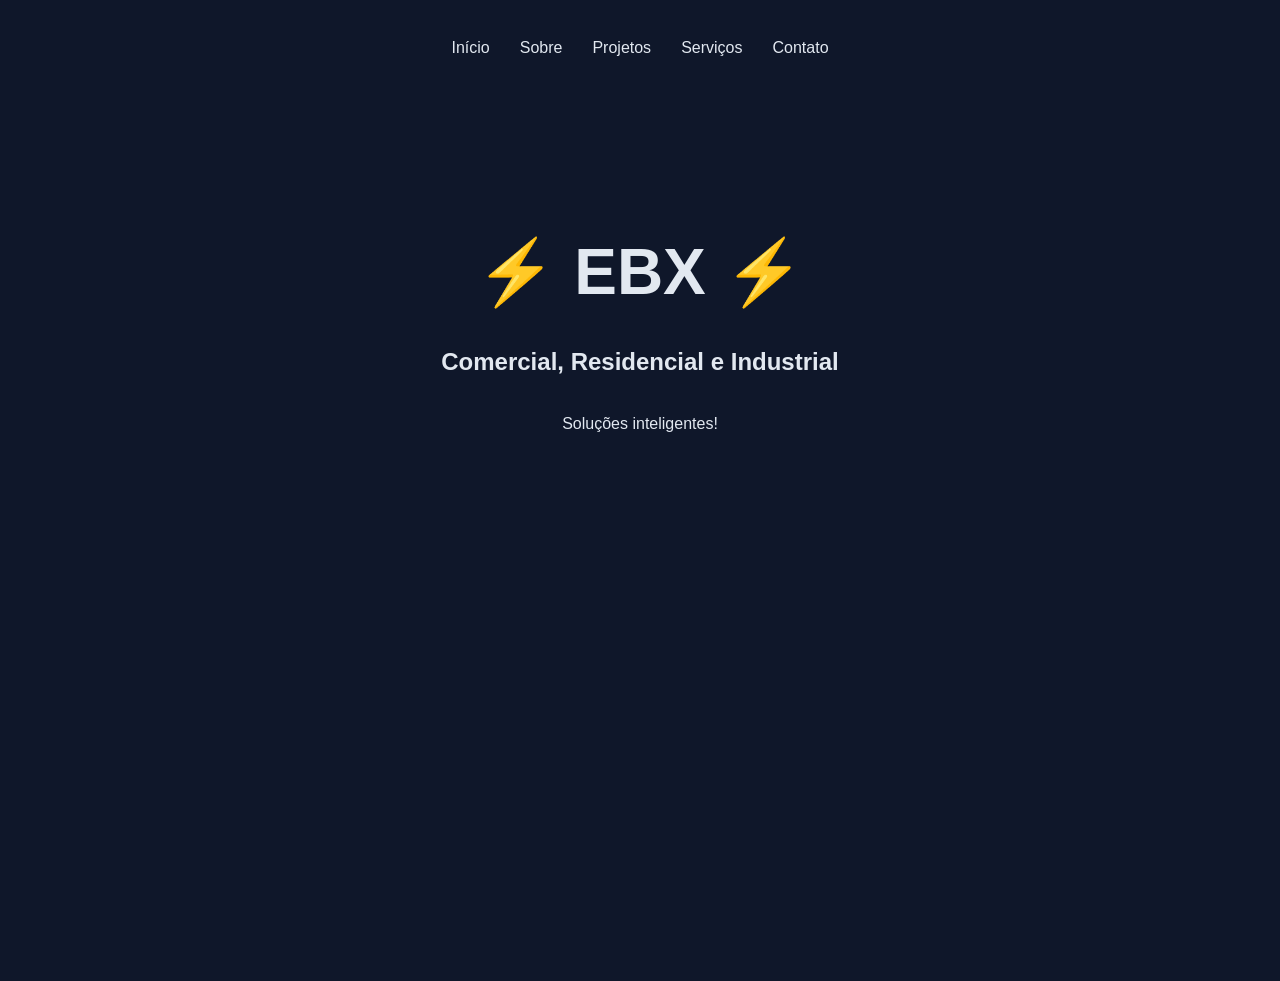
<file: index.html>
<!DOCTYPE html>
<html lang="pt-BR">
<head>
  <meta charset="UTF-8">
  <meta name="viewport" content="width=device-width, initial-scale=1.0">
  <link rel="stylesheet" href="style.css">
  <title>EBX</title>
</head>

<body>

<header>
  <nav>
    <h2></h2>

    <ul class="nav-links">
      <li><a href="index.html">Início</a></li>
      <li><a href="sobre.html">Sobre</a></li>
      <li><a href="projetos.html">Projetos</a></li>
      <li><a href="servicos.html">Serviços</a></li>
      <li><a href="contato.html">Contato</a></li>
    </ul>
  </nav>
</header>

<section class="pagina-interna">

  <h1>⚡ EBX ⚡</h1>
  <h2>Comercial, Residencial e Industrial</h2>

  <p>
    Soluções inteligentes!
  </p>

</section>

</body>
</html>
</file>
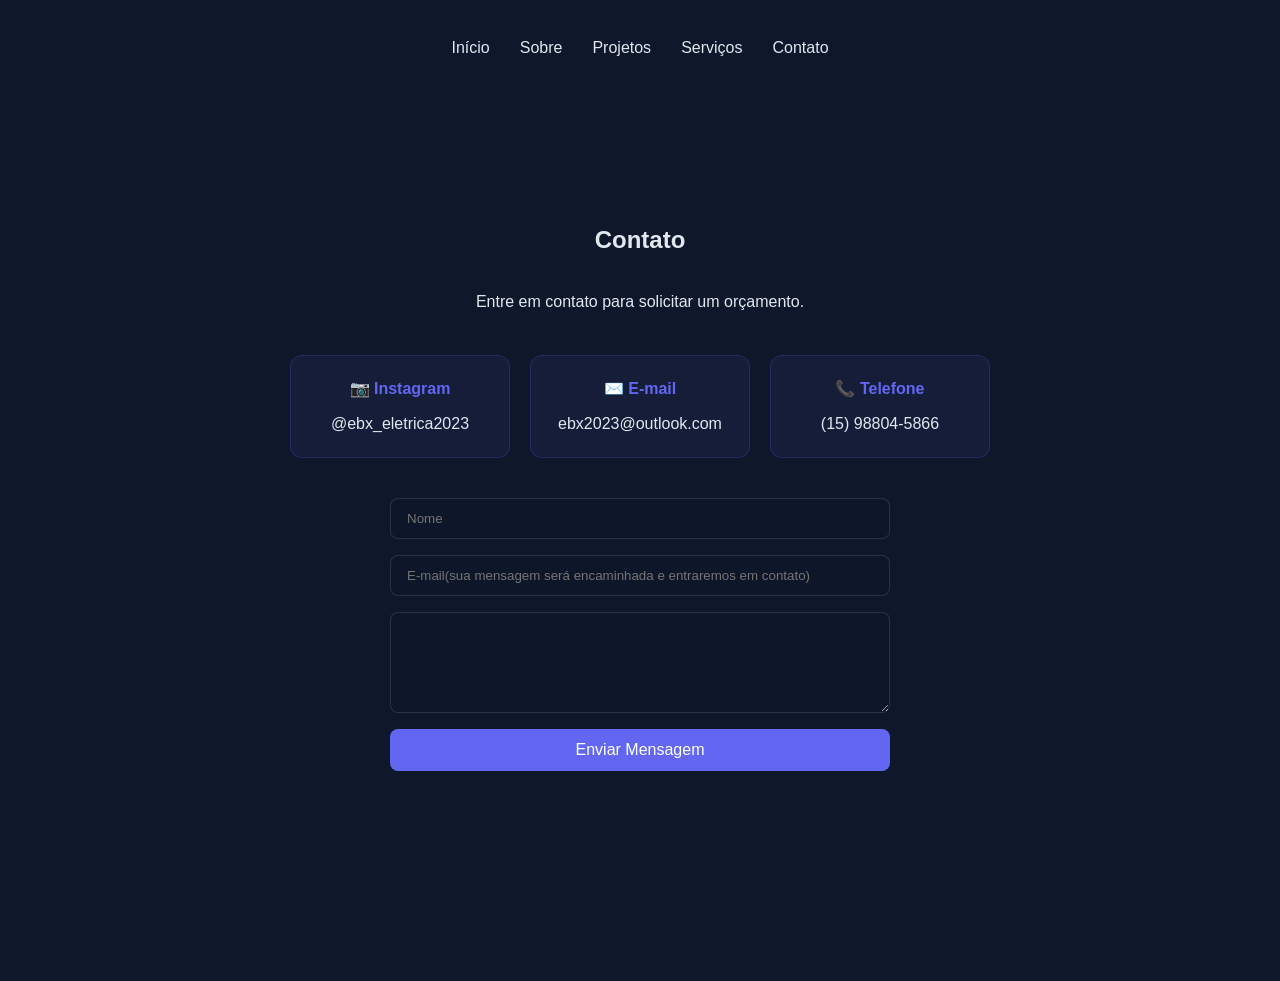
<file: contato.html>
<!DOCTYPE html>
<html lang="pt-BR">
<head>
  <meta charset="UTF-8">
  <meta name="viewport" content="width=device-width, initial-scale=1.0">
  <link rel="stylesheet" href="style.css">
  <title>Contato - EBX</title>
</head>

<body>

<header>
  <nav>
    <h2></h2>

    <ul class="nav-links">
      <li><a href="index.html">Início</a></li>
      <li><a href="sobre.html">Sobre</a></li>
      <li><a href="projetos.html">Projetos</a></li>
      <li><a href="servicos.html">Serviços</a></li>
      <li><a href="contato.html">Contato</a></li>
    </ul>
  </nav>
</header>

<section class="pagina-interna">

  <h2>Contato</h2>

  <p>Entre em contato para solicitar um orçamento.</p>

  <div class="info-contato">

    <div class="info-item">
      <strong>📷 Instagram</strong>
      <p>@ebx_eletrica2023</p>
    </div>

    <div class="info-item">
      <strong>✉️ E-mail</strong>
      <p>ebx2023@outlook.com</p>
    </div>

    <div class="info-item">
      <strong>📞 Telefone</strong>
      <p>(15) 98804-5866</p>
    </div>

  </div>

  <form class="form-contato">

    <input
      type="text"
      placeholder="Nome"
      required>

    <input
      type="email"
      placeholder="E-mail(sua mensagem será encaminhada e entraremos em contato)"
      required>

    <textarea
      rows="5"
      placeholder="Fique à vontade! (Orçamentos, sugestões, críticas, etc...)"
      required>
    </textarea>

    <button type="submit">
      Enviar Mensagem
    </button>

  </form>

</section>

</body>
</html>
</file>
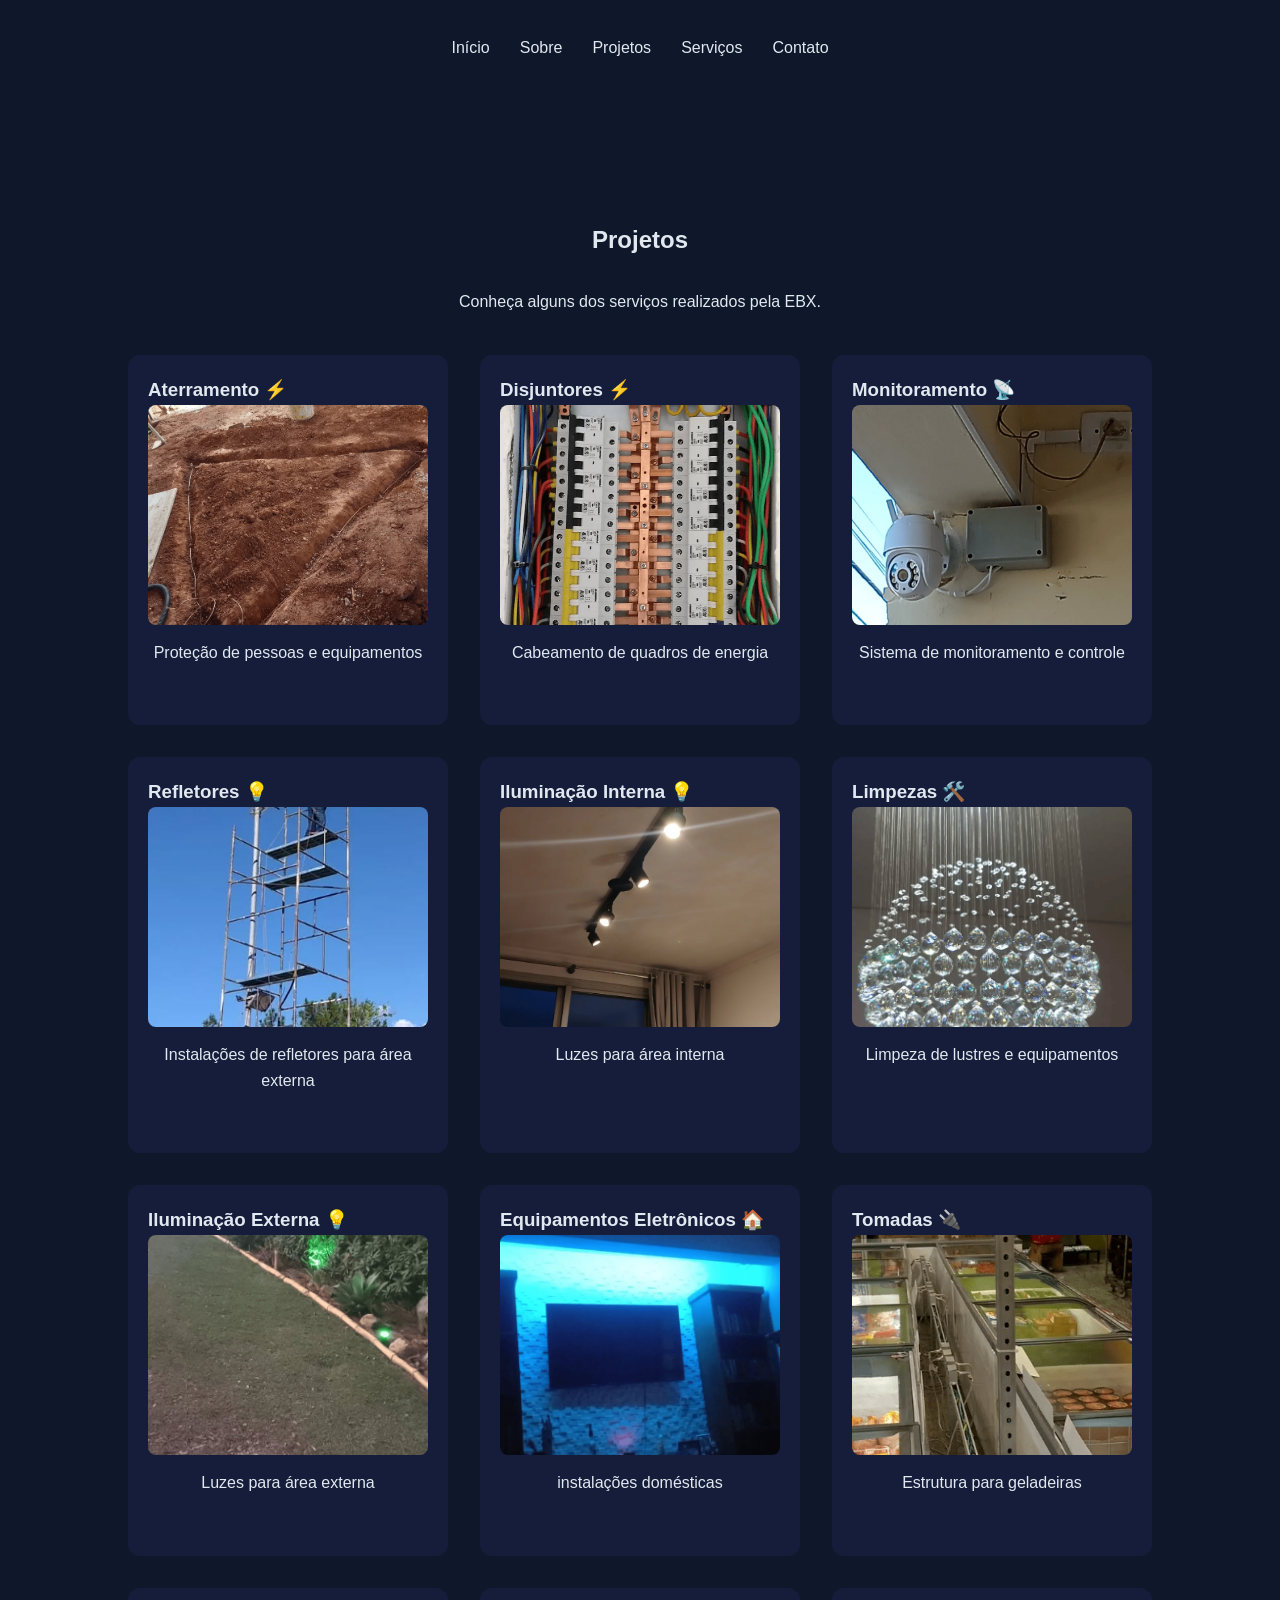
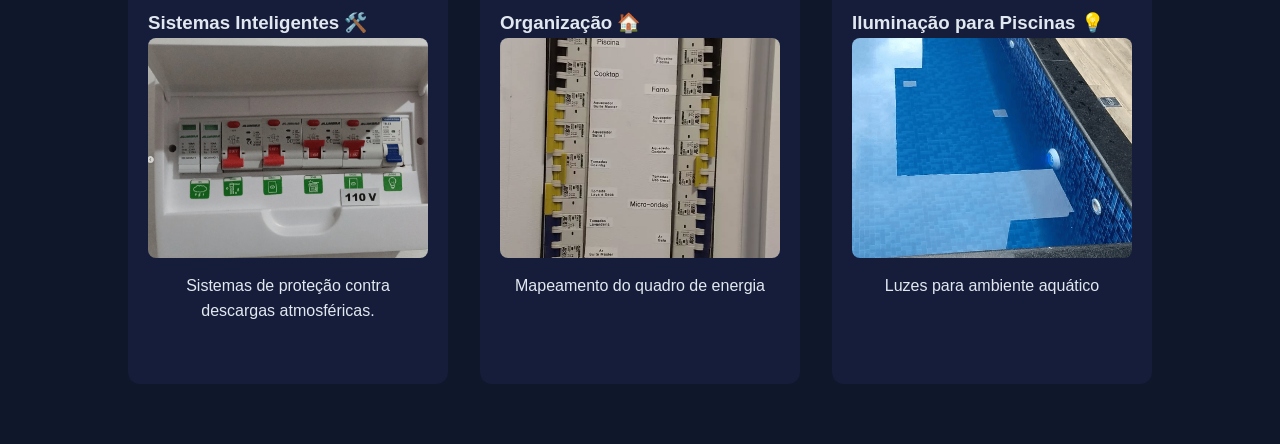
<file: projetos.html>
<!DOCTYPE html>
<html lang="pt-BR">
<head>
  <meta charset="UTF-8">
  <meta name="viewport" content="width=device-width, initial-scale=1.0">
  <link rel="stylesheet" href="style.css">
  <title>Projetos - EBX Engenharia</title>
</head>

<body>

<header>
  <nav>
    <h2></h2>

    <ul class="nav-links">
      <li><a href="index.html">Início</a></li>
      <li><a href="sobre.html">Sobre</a></li>
      <li><a href="projetos.html">Projetos</a></li>
      <li><a href="servicos.html">Serviços</a></li>
      <li><a href="contato.html">Contato</a></li>
    </ul>
  </nav>
</header>

<section class="pagina-interna">

  <h2>Projetos</h2>

  <p>Conheça alguns dos serviços realizados pela EBX.</p>

  <div class="pagina-conteudo">

    <div class="projetos-grid">

      <div class="projeto-card">
        <h3>Aterramento ⚡</h3>
        <img src="imagens/aterramento.png" alt="Minha imagem">
        <p>Proteção de pessoas e equipamentos</p>
      </div>

      <div class="projeto-card">
        <h3>Disjuntores ⚡</h3>
        <img src="imagens/disjuntor.png" alt="Minha imagem">
        <p>Cabeamento de quadros de energia</p>
      </div>

      <div class="projeto-card">
        <h3>Monitoramento 📡</h3>
        <img src="imagens/camera.png" alt="Minha imagem">
        <p>Sistema de monitoramento e controle</p>
      </div>

      <div class="projeto-card">
        <h3>Refletores 💡</h3>
        <img src="imagens/andaime.png" alt="Minha imagem">
        <p>Instalações de refletores para área externa</p>
      </div>

      <div class="projeto-card">
        <h3>Iluminação Interna 💡</h3>
        <img src="imagens/lampadas.png" alt="Minha imagem">
        <p>Luzes para área interna</p>
      </div>

      <div class="projeto-card">
        <h3>Limpezas 🛠️</h3>
        <img src="imagens/lustre.png" alt="Minha imagem">
        <p>Limpeza de lustres e equipamentos</p>
      </div>

      <div class="projeto-card">
        <h3>Iluminação Externa 💡</h3>
        <img src="imagens/luzes.png" alt="Minha imagem">
        <p>Luzes para área externa</p>
      </div>

      <div class="projeto-card">
        <h3>Equipamentos Eletrônicos 🏠</h3>
        <img src="imagens/televisor.png" alt="Minha imagem">
        <p>instalações domésticas</p>
      </div>

      <div class="projeto-card">
        <h3>Tomadas 🔌</h3>
        <img src="imagens/tomadas.png" alt="Minha imagem">
        <p>Estrutura para geladeiras</p>
      </div>

      <div class="projeto-card">
        <h3>Sistemas Inteligentes 🛠️</h3>
        <img src="imagens/caixa.png" alt="Minha imagem">
        <p>Sistemas de proteção contra descargas atmosféricas.</p>
      </div>

      <div class="projeto-card">
        <h3>Organização 🏠</h3>
        <img src="imagens/disjuntordois.png" alt="Minha imagem">
        <p>Mapeamento do quadro de energia</p>
      </div>

      <div class="projeto-card">
        <h3>Iluminação para Piscinas 💡</h3>
        <img src="imagens/piscina.png" alt="Minha imagem">
        <p>Luzes para ambiente aquático</p>
      </div>

    </div>

  </div>

</section>

</body>
</html>
</file>
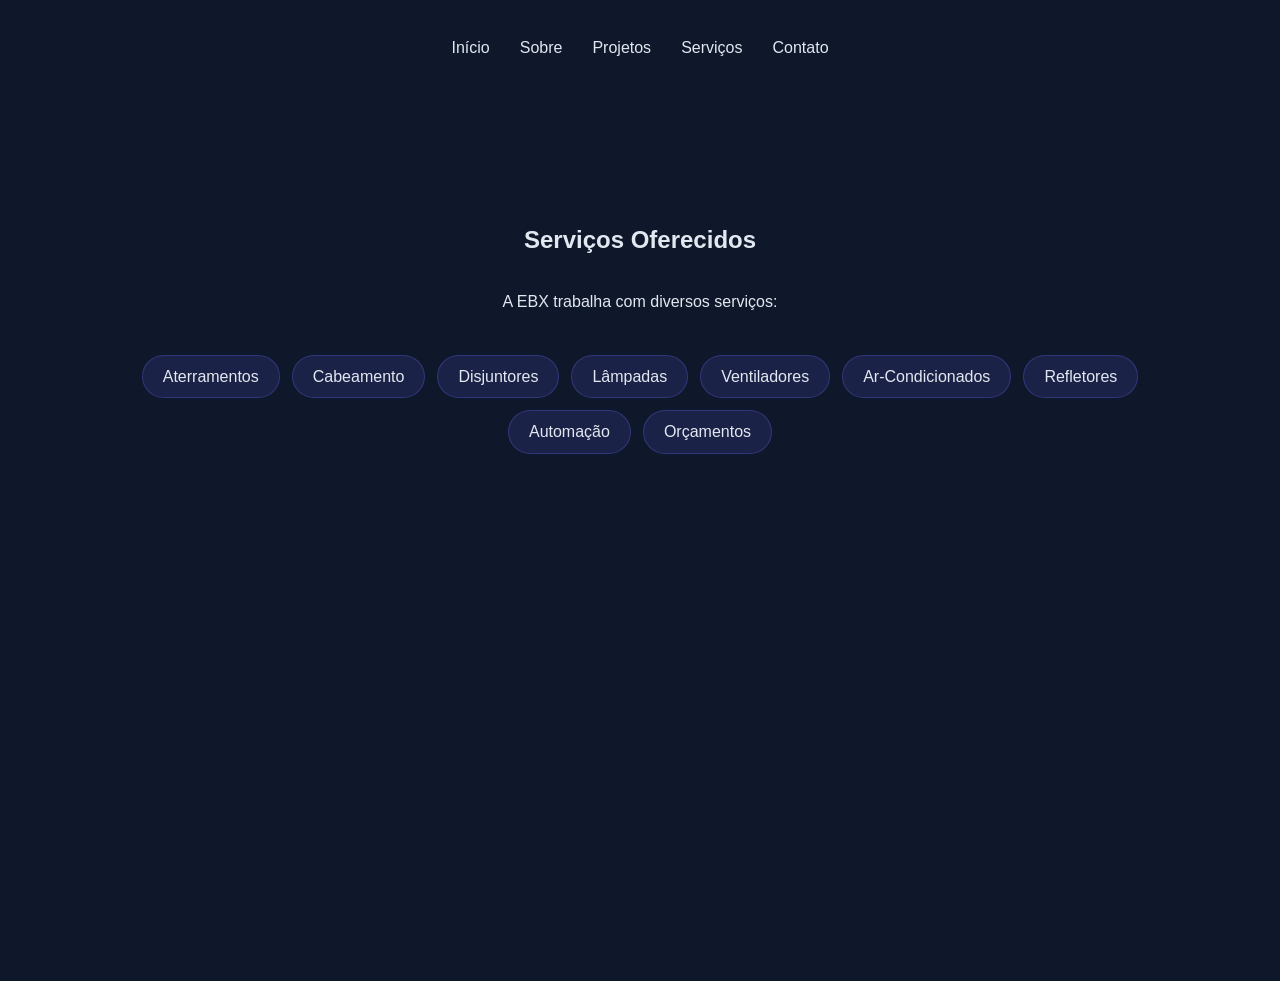
<file: servicos.html>
<!DOCTYPE html>
<html lang="pt-BR">
<head>
  <meta charset="UTF-8">
  <meta name="viewport" content="width=device-width, initial-scale=1.0">
  <link rel="stylesheet" href="style.css">
  <title>Servicos - EBX</title>
</head>

<body>

<header>
  <nav>
    <h2></h2>

    <ul class="nav-links">
      <li><a href="index.html">Início</a></li>
      <li><a href="sobre.html">Sobre</a></li>
      <li><a href="projetos.html">Projetos</a></li>
      <li><a href="servicos.html">Serviços</a></li>
      <li><a href="contato.html">Contato</a></li>
    </ul>
  </nav>
</header>

<section class="pagina-interna">

  <h2>Serviços Oferecidos</h2>

  <p>A EBX trabalha com diversos serviços:</p>

  <div class="skills">

    <span class="skill-tag">Aterramentos</span>
    <span class="skill-tag">Cabeamento</span>
    <span class="skill-tag">Disjuntores</span>
    <span class="skill-tag">Lâmpadas</span>
    <span class="skill-tag">Ventiladores</span>
    <span class="skill-tag">Ar-Condicionados</span>
    <span class="skill-tag">Refletores</span>
    <span class="skill-tag">Automação</span>
    <span class="skill-tag">Orçamentos</span>

  </div>

</section>

</body>
</html>
</file>
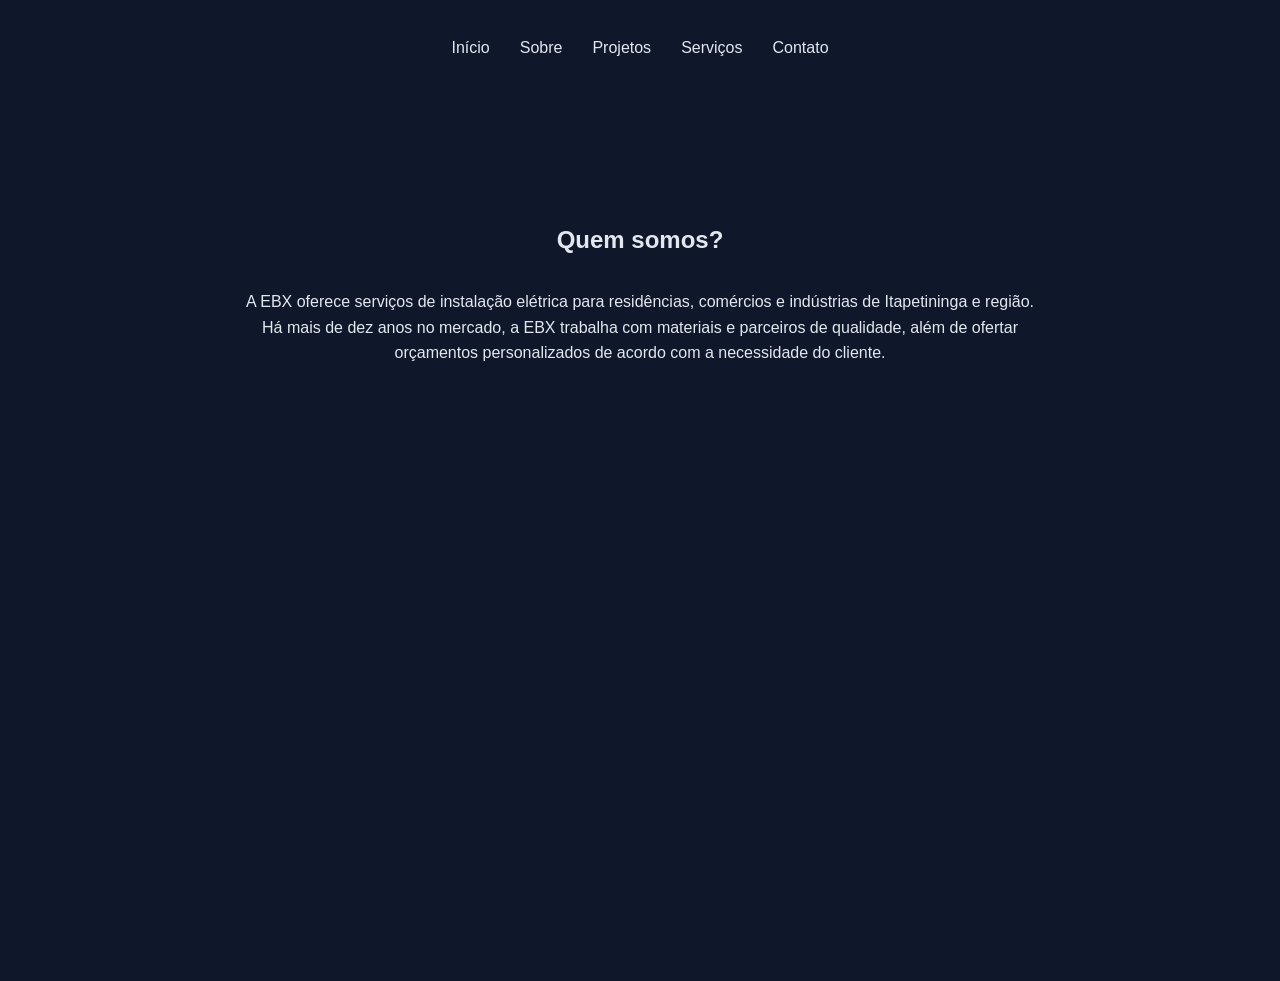
<file: sobre.html>
<!DOCTYPE html>
<html lang="pt-BR">
<head>
  <meta charset="UTF-8">
  <meta name="viewport" content="width=device-width, initial-scale=1.0">
  <link rel="stylesheet" href="style.css">
  <title>Sobre - EBX</title>
</head>

<body>

<header>
  <nav>
    <h2></h2>

    <ul class="nav-links">
      <li><a href="index.html">Início</a></li>
      <li><a href="sobre.html">Sobre</a></li>
      <li><a href="projetos.html">Projetos</a></li>
      <li><a href="servicos.html">Serviços</a></li>
      <li><a href="contato.html">Contato</a></li>
    </ul>
  </nav>
</header>

<section class="pagina-interna">

  <h2>Quem somos?</h2>

  <p>
    A EBX oferece serviços de instalação elétrica para residências,
    comércios e indústrias de Itapetininga e região. Há mais de dez anos no mercado, a EBX trabalha
    com materiais e parceiros de qualidade, além de ofertar orçamentos personalizados de acordo
    com a necessidade do cliente.
  </p>

</section>

</body>
</html>
</file>
<file: style.css>
* {
  margin: 0;
  padding: 0;
  box-sizing: border-box;
}

:root {

  --cor-primaria: #6366f1;
  --cor-fundo: #0f172a;
  --cor-texto: #e2e8f0;
  --cor-texto-suave: #94a3b8;

  --espaco: 16px;
  --espaco-lg: 32px;

 
  --fonte: 'Consolas', sans-serif;
}

body {
  font-family: var(--fonte);
  background: var(--cor-fundo);
  color: var(--cor-texto);
  line-height: 1.6;
}


nav {
  display: flex;
  flex-direction: column;
  align-items: center;
  padding: 20px;
}

nav h2 {
  text-align: center;
  margin-bottom: 15px;
}

.nav-links {
  display: flex;
  justify-content: center;
  gap: 30px;
  list-style: none;
}

a {
  color: var(--cor-texto);
  text-decoration: none;
  transition: 0.3s;
}

a:hover {
  color: var(--cor-primaria);
}


section {
  padding: 80px 10%;
}


#hero {
  display: flex;
  flex-direction: column;
  justify-content: center;
  align-items: center;

  min-height: 100vh;

  text-align: center;
}

#hero h1 {
  font-size: clamp(2rem, 6vw, 4rem);
  animation: fadeIn 1s ease;
}


.pagina-interna {
  min-height: 100vh;
  padding: 140px 10% 60px;
}

.pagina-interna h1 {
  text-align: center;
  margin-bottom: 20px;
  font-size: clamp(2rem, 5vw, 4rem);
}

.pagina-interna p {
  text-align: center;
  max-width: 800px;
  margin: 0 auto 40px;
}

.pagina-conteudo {
  margin-top: 40px;
}


.projetos-grid {
  display: grid;
  grid-template-columns: repeat(auto-fit, minmax(280px, 1fr));
  gap: var(--espaco-lg);
}

.projeto-card {
  border-radius: 12px;
  padding: 20px;
  background: rgba(99, 102, 241, 0.08);
  transition: transform 0.3s ease;
  overflow: hidden;
}

.projeto-card:hover {
  transform: translateY(-8px);
}

.projeto-card img {
  width: 100%;
  height: 220px;
  object-fit: cover;
  border-radius: 8px;
  display: block;
  margin-bottom: 15px;
}


.skills {
  display: flex;
  flex-wrap: wrap;
  justify-content: center;
  gap: 12px;
}

.skill-tag {
  padding: 8px 20px;

  border-radius: 999px;

  background: rgba(99, 102, 241, 0.15);
  border: 1px solid rgba(99, 102, 241, 0.3);

  transition: 0.3s;
}

.skill-tag:hover {
  background: var(--cor-primaria);
  color: white;
}



.form-contato {
  max-width: 500px;
  margin: 0 auto;

  display: flex;
  flex-direction: column;
  gap: var(--espaco);
}

.form-contato input,
.form-contato textarea {

  padding: 12px 16px;

  border-radius: 8px;

  border: 1px solid rgba(148, 163, 184, 0.2);

  background: rgba(15, 23, 42, 0.5);

  color: var(--cor-texto);
}

.form-contato input:focus,
.form-contato textarea:focus {
  border-color: var(--cor-primaria);
  outline: none;
}


button {

  padding: 12px;

  border: none;
  border-radius: 8px;

  background: var(--cor-primaria);

  color: white;

  font-size: 1rem;

  cursor: pointer;

  transition: 0.3s;
}

button:hover {
  opacity: 0.9;
}


h2 {
  text-align: center;
  margin-bottom: 30px;
}


@keyframes fadeIn {

  from {
    opacity: 0;
    transform: translateY(20px);
  }

  to {
    opacity: 1;
    transform: translateY(0);
  }
}

@media (max-width: 768px) {

  nav {
    padding: 15px;
  }

  nav h2 {
    font-size: 1.2rem;
  }

  .nav-links {
    flex-direction: column;
    align-items: center;
    gap: 10px;
  }

  section {
    padding: 60px 20px;
  }

  .pagina-interna {
    padding: 120px 20px 40px;
  }

  #hero h1 {
    font-size: 2.5rem;
  }

  .projetos-grid {
    grid-template-columns: 1fr;
  }
}

.info-contato {
  max-width: 700px;
  margin: 0 auto 40px;

  display: grid;
  grid-template-columns: repeat(auto-fit, minmax(200px, 1fr));

  gap: 20px;
}

.info-item {
  padding: 20px;

  border-radius: 12px;

  background: rgba(99, 102, 241, 0.08);

  border: 1px solid rgba(99, 102, 241, 0.2);

  text-align: center;
}

.info-item strong {
  display: block;
  margin-bottom: 10px;
  color: var(--cor-primaria);
}

.info-item p {
  margin: 0;
}
</file>
